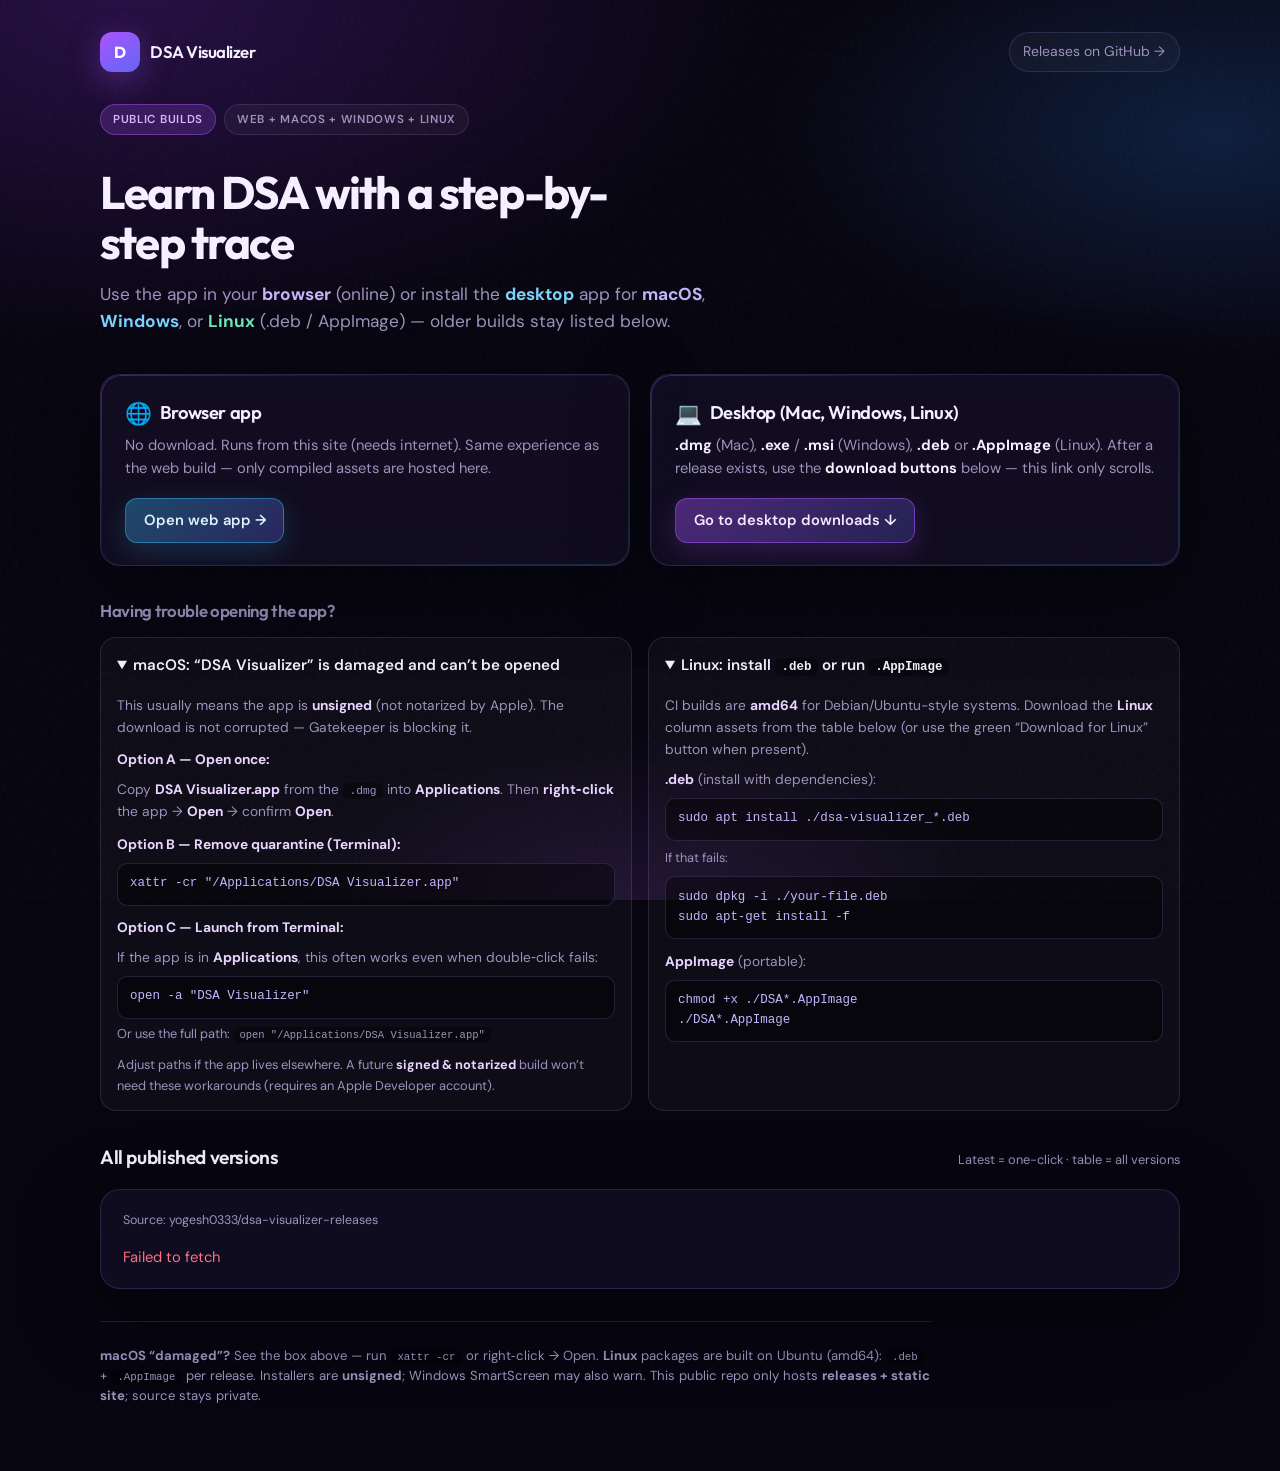
<file: docs/index.html>
<!DOCTYPE html>
<html lang="en">
  <head>
    <meta charset="UTF-8" />
    <meta name="viewport" content="width=device-width, initial-scale=1" />
    <title>DSA Visualizer — Web &amp; desktop</title>
    <meta
      name="description"
      content="Run DSA Visualizer in your browser or download Mac, Windows, and Linux desktop builds. All releases in one place."
    />
    <link rel="preconnect" href="https://fonts.googleapis.com" />
    <link rel="preconnect" href="https://fonts.gstatic.com" crossorigin />
    <link
      href="https://fonts.googleapis.com/css2?family=DM+Sans:ital,opsz,wght@0,9..40,400;0,9..40,500;0,9..40,600;0,9..40,700;1,9..40,400&family=Outfit:wght@500;600;700&display=swap"
      rel="stylesheet"
    />
    <style>
      :root {
        --bg-deep: #070510;
        --bg-card: rgba(22, 16, 38, 0.72);
        --stroke: rgba(140, 120, 200, 0.22);
        --text: #f4f0ff;
        --muted: #9d92bd;
        --accent: #a855ff;
        --accent-dim: rgba(168, 85, 255, 0.2);
        --cyan: #38bdf8;
        --cyan-dim: rgba(56, 189, 248, 0.15);
        --success: #34d399;
        --danger: #fb7185;
        --radius: 20px;
        --shadow: 0 24px 80px rgba(0, 0, 0, 0.45);
      }
      * {
        box-sizing: border-box;
      }
      body {
        margin: 0;
        font-family: "DM Sans", system-ui, -apple-system, sans-serif;
        font-optical-sizing: auto;
        color: var(--text);
        line-height: 1.55;
        min-height: 100vh;
        background: var(--bg-deep);
        overflow-x: hidden;
      }
      .bg {
        position: fixed;
        inset: 0;
        z-index: -2;
        background:
          radial-gradient(ellipse 90% 70% at 10% 0%, rgba(120, 40, 200, 0.28), transparent 55%),
          radial-gradient(ellipse 70% 50% at 95% 15%, rgba(40, 120, 220, 0.22), transparent 50%),
          radial-gradient(ellipse 60% 40% at 50% 100%, rgba(168, 85, 255, 0.12), transparent 45%),
          var(--bg-deep);
      }
      .grid-noise {
        position: fixed;
        inset: 0;
        z-index: -1;
        opacity: 0.35;
        background-image: url("data:image/svg+xml,%3Csvg viewBox='0 0 256 256' xmlns='http://www.w3.org/2000/svg'%3E%3Cfilter id='n'%3E%3CfeTurbulence type='fractalNoise' baseFrequency='0.85' numOctaves='4' stitchTiles='stitch'/%3E%3C/filter%3E%3Crect width='100%25' height='100%25' filter='url(%23n)' opacity='0.07'/%3E%3C/svg%3E");
        pointer-events: none;
      }
      .shell {
        max-width: 1120px;
        margin: 0 auto;
        padding: 1.5rem 1.25rem 4rem;
      }
      header {
        display: flex;
        align-items: center;
        justify-content: space-between;
        gap: 1rem;
        padding: 0.5rem 0 2rem;
        flex-wrap: wrap;
      }
      .brand {
        display: flex;
        align-items: center;
        gap: 0.65rem;
      }
      .logo {
        width: 40px;
        height: 40px;
        border-radius: 12px;
        background: linear-gradient(145deg, var(--accent), #6366f1);
        box-shadow: 0 8px 32px rgba(168, 85, 255, 0.35);
        display: grid;
        place-items: center;
        font-family: "Outfit", sans-serif;
        font-weight: 700;
        font-size: 1rem;
        color: #fff;
      }
      .brand span {
        font-family: "Outfit", sans-serif;
        font-weight: 600;
        font-size: 1.05rem;
        letter-spacing: -0.03em;
      }
      .gh-link {
        font-size: 0.875rem;
        color: var(--muted);
        text-decoration: none;
        padding: 0.5rem 0.85rem;
        border-radius: 999px;
        border: 1px solid var(--stroke);
        background: rgba(255, 255, 255, 0.03);
        transition: border-color 0.2s, color 0.2s, background 0.2s;
      }
      .gh-link:hover {
        color: var(--text);
        border-color: rgba(168, 85, 255, 0.45);
        background: var(--accent-dim);
      }
      .hero {
        margin-bottom: 2.5rem;
      }
      .hero h1 {
        font-family: "Outfit", sans-serif;
        font-weight: 700;
        font-size: clamp(2rem, 5vw, 2.85rem);
        line-height: 1.1;
        letter-spacing: -0.04em;
        margin: 0 0 0.85rem;
        max-width: 18ch;
      }
      .hero .lead {
        font-size: 1.08rem;
        color: var(--muted);
        max-width: 42rem;
        margin: 0 0 1.75rem;
      }
      .pill-row {
        display: flex;
        flex-wrap: wrap;
        gap: 0.5rem;
        margin-bottom: 2rem;
      }
      .pill {
        font-size: 0.72rem;
        font-weight: 600;
        letter-spacing: 0.06em;
        text-transform: uppercase;
        padding: 0.35rem 0.75rem;
        border-radius: 999px;
        border: 1px solid var(--stroke);
        color: var(--muted);
        background: rgba(255, 255, 255, 0.04);
      }
      .pill.accent {
        border-color: rgba(168, 85, 255, 0.45);
        color: #d8b4fe;
        background: var(--accent-dim);
      }
      .options {
        display: grid;
        grid-template-columns: repeat(auto-fit, minmax(280px, 1fr));
        gap: 1.25rem;
        margin-bottom: 2rem;
      }
      .opt {
        position: relative;
        border-radius: var(--radius);
        padding: 1.5rem 1.5rem 1.35rem;
        background: var(--bg-card);
        border: 1px solid var(--stroke);
        box-shadow: var(--shadow);
        backdrop-filter: blur(20px);
        -webkit-backdrop-filter: blur(20px);
        overflow: hidden;
      }
      .opt::before {
        content: "";
        position: absolute;
        inset: 0;
        border-radius: inherit;
        padding: 1px;
        background: linear-gradient(145deg, rgba(168, 85, 255, 0.35), transparent 40%, rgba(56, 189, 248, 0.2));
        -webkit-mask:
          linear-gradient(#fff 0 0) content-box,
          linear-gradient(#fff 0 0);
        mask:
          linear-gradient(#fff 0 0) content-box,
          linear-gradient(#fff 0 0);
        -webkit-mask-composite: xor;
        mask-composite: exclude;
        pointer-events: none;
      }
      .opt h2 {
        font-family: "Outfit", sans-serif;
        font-weight: 600;
        font-size: 1.15rem;
        margin: 0 0 0.4rem;
        letter-spacing: -0.02em;
        display: flex;
        align-items: center;
        gap: 0.5rem;
      }
      .opt p {
        margin: 0 0 1.1rem;
        font-size: 0.92rem;
        color: var(--muted);
      }
      .opt .go {
        display: inline-flex;
        align-items: center;
        gap: 0.35rem;
        font-weight: 600;
        font-size: 0.92rem;
        text-decoration: none;
        padding: 0.65rem 1.1rem;
        border-radius: 12px;
        transition: transform 0.15s, box-shadow 0.2s;
      }
      .opt .go:hover {
        transform: translateY(-1px);
      }
      .go.web {
        color: #e0f2fe;
        background: linear-gradient(135deg, rgba(56, 189, 248, 0.35), rgba(99, 102, 241, 0.3));
        border: 1px solid rgba(56, 189, 248, 0.45);
        box-shadow: 0 8px 28px rgba(56, 189, 248, 0.2);
      }
      .go.web:hover {
        box-shadow: 0 12px 36px rgba(56, 189, 248, 0.28);
      }
      .go.desktop {
        color: #fae8ff;
        background: linear-gradient(135deg, rgba(168, 85, 255, 0.4), rgba(99, 102, 241, 0.25));
        border: 1px solid rgba(168, 85, 255, 0.5);
        box-shadow: 0 8px 28px rgba(168, 85, 255, 0.2);
      }
      .go.desktop:hover {
        box-shadow: 0 12px 36px rgba(168, 85, 255, 0.3);
      }
      .icon-emoji {
        font-size: 1.35rem;
        line-height: 1;
      }
      .releases-head {
        display: flex;
        align-items: baseline;
        justify-content: space-between;
        gap: 1rem;
        flex-wrap: wrap;
        margin-bottom: 1rem;
      }
      .releases-head h2 {
        font-family: "Outfit", sans-serif;
        font-weight: 600;
        font-size: 1.2rem;
        margin: 0;
        letter-spacing: -0.02em;
      }
      .releases-head .hint {
        font-size: 0.8rem;
        color: var(--muted);
      }
      .panel {
        border-radius: var(--radius);
        background: var(--bg-card);
        border: 1px solid var(--stroke);
        padding: 1.35rem 1.35rem 1.15rem;
        box-shadow: var(--shadow);
        backdrop-filter: blur(16px);
        margin-bottom: 1.5rem;
        overflow-x: auto;
      }
      #target-repo {
        font-size: 0.78rem;
        color: var(--muted);
        margin-bottom: 1rem;
        word-break: break-all;
      }
      #status {
        font-size: 0.92rem;
        color: var(--muted);
      }
      #status.empty-hint {
        line-height: 1.65;
      }
      #status.empty-hint a {
        color: var(--cyan);
        font-weight: 600;
      }
      table {
        width: 100%;
        border-collapse: collapse;
        font-size: 0.86rem;
      }
      th,
      td {
        text-align: left;
        padding: 0.65rem 0.5rem;
        border-bottom: 1px solid var(--stroke);
        vertical-align: top;
      }
      th {
        color: var(--muted);
        font-weight: 600;
        font-size: 0.72rem;
        text-transform: uppercase;
        letter-spacing: 0.07em;
      }
      tr:last-child td {
        border-bottom: none;
      }
      a.dl {
        display: inline-block;
        margin: 0.12rem 0.28rem 0.12rem 0;
        padding: 0.32rem 0.6rem;
        border-radius: 10px;
        font-size: 0.78rem;
        font-weight: 500;
        text-decoration: none;
        border: 1px solid rgba(56, 189, 248, 0.4);
        background: var(--cyan-dim);
        color: #7dd3fc;
        transition: background 0.15s, border-color 0.15s;
      }
      a.dl:hover {
        background: rgba(56, 189, 248, 0.28);
        border-color: rgba(56, 189, 248, 0.6);
      }
      a.dl.mac {
        border-color: rgba(168, 85, 255, 0.45);
        background: var(--accent-dim);
        color: #e9d5ff;
      }
      a.dl.mac:hover {
        background: rgba(168, 85, 255, 0.32);
      }
      a.dl.linux {
        border-color: rgba(52, 211, 153, 0.45);
        background: rgba(16, 185, 129, 0.12);
        color: #6ee7b7;
      }
      a.dl.linux:hover {
        background: rgba(16, 185, 129, 0.24);
      }
      .tag {
        font-family: ui-monospace, SFMono-Regular, Menlo, monospace;
        font-size: 0.84rem;
        color: var(--text);
      }
      .muted {
        color: var(--muted);
        font-size: 0.8rem;
      }
      .err {
        color: var(--danger);
      }
      footer {
        margin-top: 2rem;
        padding-top: 1.5rem;
        border-top: 1px solid var(--stroke);
        font-size: 0.82rem;
        color: var(--muted);
        max-width: 52rem;
      }
      code {
        background: rgba(0, 0, 0, 0.35);
        padding: 0.12rem 0.4rem;
        border-radius: 6px;
        font-size: 0.82em;
      }
      #quick-downloads {
        margin-bottom: 1.25rem;
        padding: 1.1rem 1.15rem;
        border-radius: 16px;
        background: rgba(168, 85, 255, 0.08);
        border: 1px solid rgba(168, 85, 255, 0.28);
      }
      #quick-downloads[hidden] {
        display: none !important;
      }
      .quick-dl-label {
        margin: 0 0 0.75rem;
        font-size: 0.88rem;
        color: var(--muted);
      }
      .quick-dl-label strong {
        color: var(--text);
        font-family: ui-monospace, monospace;
        font-size: 0.85rem;
      }
      .quick-dl-btns {
        display: flex;
        flex-wrap: wrap;
        gap: 0.65rem;
      }
      a.big-dl {
        display: inline-flex;
        align-items: center;
        justify-content: center;
        gap: 0.4rem;
        padding: 0.75rem 1.15rem;
        border-radius: 12px;
        font-weight: 700;
        font-size: 0.9rem;
        text-decoration: none;
        border: 1px solid transparent;
        transition: transform 0.12s, box-shadow 0.2s;
      }
      a.big-dl:hover {
        transform: translateY(-1px);
      }
      a.big-dl.mac {
        color: #f5e6ff;
        background: linear-gradient(135deg, #7c3aed, #a855ff);
        border-color: rgba(255, 255, 255, 0.2);
        box-shadow: 0 10px 36px rgba(124, 58, 237, 0.35);
      }
      a.big-dl.win {
        color: #f0f9ff;
        background: linear-gradient(135deg, #0284c7, #0ea5e9);
        border-color: rgba(255, 255, 255, 0.2);
        box-shadow: 0 10px 36px rgba(14, 165, 233, 0.3);
      }
      a.big-dl.linux {
        color: #ecfdf5;
        background: linear-gradient(135deg, #047857, #10b981);
        border-color: rgba(255, 255, 255, 0.2);
        box-shadow: 0 10px 36px rgba(16, 185, 129, 0.28);
      }
      a.big-dl.missing {
        cursor: default;
        opacity: 0.45;
        pointer-events: none;
        background: rgba(255, 255, 255, 0.06);
        color: var(--muted);
        border-color: var(--stroke);
        box-shadow: none;
      }
      .table-legend {
        font-size: 0.8rem;
        color: var(--muted);
        margin: 0 0 0.85rem;
        line-height: 1.5;
      }
      .help-section {
        margin-bottom: 2rem;
      }
      .help-section h2 {
        font-family: "Outfit", sans-serif;
        font-weight: 600;
        font-size: 1.05rem;
        margin: 0 0 0.85rem;
        letter-spacing: -0.02em;
        color: var(--muted);
      }
      .help-grid {
        display: grid;
        grid-template-columns: repeat(auto-fit, minmax(300px, 1fr));
        gap: 1rem;
      }
      details.help {
        border: 1px solid var(--stroke);
        border-radius: 16px;
        padding: 0.65rem 1rem 0.85rem;
        background: rgba(255, 255, 255, 0.03);
      }
      details.help summary {
        cursor: pointer;
        font-weight: 600;
        font-size: 0.95rem;
        color: var(--text);
        padding: 0.35rem 0;
      }
      details.help summary::-webkit-details-marker {
        color: var(--accent);
      }
      details.help .body {
        margin-top: 0.65rem;
        font-size: 0.86rem;
        color: var(--muted);
        line-height: 1.6;
      }
      details.help .body strong {
        color: #e9d5ff;
      }
      details.help pre {
        margin: 0.5rem 0 0;
        padding: 0.65rem 0.75rem;
        border-radius: 10px;
        background: rgba(0, 0, 0, 0.4);
        border: 1px solid var(--stroke);
        font-size: 0.78rem;
        overflow-x: auto;
        color: #c4b5fd;
        white-space: pre-wrap;
        word-break: break-all;
      }
    </style>
  </head>
  <body>
    <div class="bg" aria-hidden="true"></div>
    <div class="grid-noise" aria-hidden="true"></div>
    <div class="shell">
      <header>
        <div class="brand">
          <div class="logo" aria-hidden="true">D</div>
          <span>DSA Visualizer</span>
        </div>
        <a class="gh-link" id="releases-gh-link" href="#" rel="noopener">Releases on GitHub →</a>
      </header>

      <section class="hero">
        <div class="pill-row">
          <span class="pill accent">Public builds</span>
          <span class="pill">Web + macOS + Windows + Linux</span>
        </div>
        <h1>Learn DSA with a step-by-step trace</h1>
        <p class="lead">
          Use the app in your <strong style="color: #c4b5fd">browser</strong> (online) or install the
          <strong style="color: #7dd3fc">desktop</strong> app for <strong style="color: #c4b5fd">macOS</strong>,
          <strong style="color: #7dd3fc">Windows</strong>, or <strong style="color: #6ee7b7">Linux</strong> (.deb /
          AppImage) — older builds stay listed below.
        </p>
      </section>

      <div class="options">
        <article class="opt">
          <h2><span class="icon-emoji" aria-hidden="true">🌐</span> Browser app</h2>
          <p>
            No download. Runs from this site (needs internet). Same experience as the web build —
            only compiled assets are hosted here.
          </p>
          <a class="go web" href="./app/">Open web app →</a>
        </article>
        <article class="opt">
          <h2><span class="icon-emoji" aria-hidden="true">💻</span> Desktop (Mac, Windows, Linux)</h2>
          <p>
            <strong style="color: var(--text)">.dmg</strong> (Mac), <strong style="color: var(--text)">.exe</strong> /
            <strong style="color: var(--text)">.msi</strong> (Windows), <strong style="color: var(--text)">.deb</strong> or
            <strong style="color: var(--text)">.AppImage</strong> (Linux). After a release exists, use the
            <strong style="color: var(--text)">download buttons</strong> below — this link only scrolls.
          </p>
          <a class="go desktop" id="scroll-releases" href="#releases">Go to desktop downloads ↓</a>
        </article>
      </div>

      <section class="help-section" aria-label="Install troubleshooting">
        <h2>Having trouble opening the app?</h2>
        <div class="help-grid">
          <details class="help" open>
            <summary>macOS: “DSA Visualizer” is damaged and can’t be opened</summary>
            <div class="body">
              <p style="margin: 0 0 0.65rem">
                This usually means the app is <strong>unsigned</strong> (not notarized by Apple). The download is not
                corrupted — Gatekeeper is blocking it.
              </p>
              <p style="margin: 0 0 0.5rem"><strong>Option A — Open once:</strong></p>
              <p style="margin: 0 0 0.65rem">
                Copy <strong>DSA Visualizer.app</strong> from the <code>.dmg</code> into <strong>Applications</strong>.
                Then <strong>right‑click</strong> the app → <strong>Open</strong> → confirm <strong>Open</strong>.
              </p>
              <p style="margin: 0 0 0.5rem"><strong>Option B — Remove quarantine (Terminal):</strong></p>
              <pre>xattr -cr "/Applications/DSA Visualizer.app"</pre>
              <p style="margin: 0.65rem 0 0.5rem"><strong>Option C — Launch from Terminal:</strong></p>
              <p style="margin: 0 0 0.5rem; font-size: 0.86rem">
                If the app is in <strong>Applications</strong>, this often works even when double‑click fails:
              </p>
              <pre>open -a "DSA Visualizer"</pre>
              <p style="margin: 0.35rem 0 0; font-size: 0.8rem">
                Or use the full path: <code>open "/Applications/DSA Visualizer.app"</code>
              </p>
              <p style="margin: 0.65rem 0 0; font-size: 0.8rem">
                Adjust paths if the app lives elsewhere. A future <strong>signed &amp; notarized</strong> build won’t
                need these workarounds (requires an Apple Developer account).
              </p>
            </div>
          </details>
          <details class="help" open>
            <summary>Linux: install <code>.deb</code> or run <code>.AppImage</code></summary>
            <div class="body">
              <p style="margin: 0 0 0.5rem">
                CI builds are <strong>amd64</strong> for Debian/Ubuntu-style systems. Download the <strong>Linux</strong>
                column assets from the table below (or use the green “Download for Linux” button when present).
              </p>
              <p style="margin: 0 0 0.35rem"><strong>.deb</strong> (install with dependencies):</p>
              <pre>sudo apt install ./dsa-visualizer_*.deb</pre>
              <p style="margin: 0.45rem 0 0.35rem; font-size: 0.8rem">If that fails:</p>
              <pre>sudo dpkg -i ./your-file.deb
sudo apt-get install -f</pre>
              <p style="margin: 0.65rem 0 0.35rem"><strong>AppImage</strong> (portable):</p>
              <pre>chmod +x ./DSA*.AppImage
./DSA*.AppImage</pre>
            </div>
          </details>
        </div>
      </section>

      <section id="releases">
        <div class="releases-head">
          <h2>All published versions</h2>
          <span class="hint">Latest = one-click · table = all versions</span>
        </div>
        <div class="panel">
          <div id="target-repo" hidden></div>
          <div id="quick-downloads" hidden></div>
          <div id="status">Loading releases…</div>
          <p class="table-legend" id="table-legend" hidden>
            <strong>macOS:</strong> <code>.dmg</code> · <strong>Windows:</strong> <code>.exe</code> (NSIS) or
            <code>.msi</code> · <strong>Linux:</strong> <code>.deb</code> (Debian/Ubuntu) or portable
            <code>.AppImage</code>.
          </p>
          <div id="table-wrap" hidden></div>
        </div>
      </section>

      <footer>
        <strong>macOS “damaged”?</strong> See the box above — run <code>xattr -cr</code> or right‑click → Open.
        <strong>Linux</strong> packages are built on Ubuntu (amd64): <code>.deb</code> + <code>.AppImage</code> per release.
        Installers are <strong>unsigned</strong>; Windows SmartScreen may also warn. This public repo only hosts
        <strong>releases + static site</strong>; source stays private.
      </footer>
    </div>

    <script>
      (function () {
        function parseRepo() {
          const q = new URLSearchParams(location.search);
          const qOwner = q.get("owner");
          const qRepo = q.get("repo");
          if (qOwner && qRepo) return { owner: qOwner, repo: qRepo };

          const host = location.hostname;
          const parts = location.pathname.split("/").filter(Boolean);
          if (host.endsWith("github.io")) {
            const owner = host.replace(/\.github\.io$/i, "");
            const repo = parts[0] || "";
            if (owner && repo) return { owner, repo };
          }
          return { owner: "yogesh0333", repo: "dsa-visualizer-releases" };
        }

        const { owner, repo } = parseRepo();
        const api =
          "https://api.github.com/repos/" +
          encodeURIComponent(owner) +
          "/" +
          encodeURIComponent(repo) +
          "/releases?per_page=100";
        const releasesPage = "https://github.com/" + owner + "/" + repo + "/releases";

        document.getElementById("releases-gh-link").href = releasesPage;

        const elStatus = document.getElementById("status");
        const elTable = document.getElementById("table-wrap");
        const elRepo = document.getElementById("target-repo");
        const elQuick = document.getElementById("quick-downloads");
        const elLegend = document.getElementById("table-legend");

        elRepo.textContent = "Source: " + owner + "/" + repo;
        elRepo.hidden = false;

        document.getElementById("scroll-releases").addEventListener("click", function (e) {
          e.preventDefault();
          document.getElementById("releases").scrollIntoView({ behavior: "smooth" });
        });

        function labelAsset(name) {
          const lower = name.toLowerCase();
          if (lower.endsWith(".dmg")) return "mac";
          if (lower.endsWith(".exe")) return "win";
          if (lower.endsWith(".msi")) return "msi";
          if (lower.endsWith(".deb")) return "linux";
          if (lower.endsWith(".appimage")) return "linux";
          if (lower.endsWith(".app") || lower.includes(".app.zip")) return "mac";
          return "";
        }

        function pickInstallerAssets(rel) {
          const assets = rel.assets || [];
          let dmg = null;
          let exe = null;
          let msi = null;
          let deb = null;
          let appimage = null;
          for (let i = 0; i < assets.length; i++) {
            const a = assets[i];
            const n = (a.name || "").toLowerCase();
            if (n.endsWith(".dmg") && !dmg) dmg = a;
            if (n.endsWith(".exe") && !exe) exe = a;
            if (n.endsWith(".msi") && !msi) msi = a;
            if (n.endsWith(".deb") && !deb) deb = a;
            if (n.endsWith(".appimage") && !appimage) appimage = a;
          }
          const win = exe || msi;
          const winSuffix = exe ? ".exe" : msi ? ".msi" : null;
          const linux = deb || appimage;
          const linuxSuffix = deb ? ".deb" : appimage ? ".AppImage" : null;
          return { dmg: dmg, win: win, winSuffix: winSuffix, linux: linux, linuxSuffix: linuxSuffix };
        }

        function render(releases) {
          elStatus.textContent = "";
          elStatus.className = "";
          elQuick.hidden = true;
          elQuick.innerHTML = "";
          elLegend.hidden = true;
          if (!releases.length) {
            elStatus.className = "empty-hint";
            elStatus.innerHTML =
              "<p style='margin:0 0 .75rem'><strong>No desktop releases yet.</strong> There is nothing to download until " +
              "a release is published. Run <strong>Publish public desktop release</strong> in your private repo (GitHub Actions) — " +
              "it uploads <strong>Mac (.dmg)</strong>, <strong>Windows (.exe / .msi)</strong>, and <strong>Linux (.deb / .AppImage)</strong> here.</p>" +
              "<p style='margin:0 0 .75rem'>The &quot;Go to desktop downloads&quot; link only <em>scrolls</em> — it does not download by itself.</p>" +
              "<p style='margin:0'>Check <a href='" +
              releasesPage +
              "' rel='noopener'>GitHub → Releases</a> (will be empty until the first successful publish).</p>";
            return;
          }

          releases.sort(function (a, b) {
            return new Date(b.published_at || 0) - new Date(a.published_at || 0);
          });

          const latest = releases[0];
          const pick = pickInstallerAssets(latest);
          const tag = latest.tag_name || latest.name || "latest";

          const macBtn = pick.dmg
            ? '<a class="big-dl mac" href="' +
              pick.dmg.browser_download_url +
              '" rel="noopener">Download for Mac (.dmg)</a>'
            : '<span class="big-dl missing" role="status">No .dmg in latest release — try another row</span>';

          const winBtn = pick.win
            ? '<a class="big-dl win" href="' +
              pick.win.browser_download_url +
              '" rel="noopener">Download for Windows (' +
              escapeHtml(pick.winSuffix || ".exe") +
              ")</a>"
            : '<span class="big-dl missing" role="status">No Windows installer in latest release — try another row</span>';

          const linuxBtn = pick.linux
            ? '<a class="big-dl linux" href="' +
              pick.linux.browser_download_url +
              '" rel="noopener">Download for Linux (' +
              escapeHtml(pick.linuxSuffix || ".deb") +
              ")</a>"
            : '<span class="big-dl missing" role="status">No Linux package in latest — try another row</span>';

          elQuick.innerHTML =
            '<p class="quick-dl-label">Latest release: <strong>' +
            escapeHtml(tag) +
            "</strong> — direct downloads</p>" +
            '<div class="quick-dl-btns">' +
            macBtn +
            winBtn +
            linuxBtn +
            "</div>";
          elQuick.hidden = false;
          elLegend.hidden = false;

          const rows = releases.map(function (rel) {
            const mac = [];
            const win = [];
            const linux = [];
            (rel.assets || []).forEach(function (a) {
              const k = labelAsset(a.name);
              if (k === "mac") mac.push(a);
              if (k === "win" || k === "msi") win.push(a);
              if (k === "linux") linux.push(a);
            });

            const links = function (assets, cls) {
              if (!assets.length) return '<span class="muted">—</span>';
              return assets
                .map(function (a) {
                  const lab = labelAsset(a.name);
                  const c =
                    cls ||
                    (lab === "mac" ? "mac" : lab === "linux" ? "linux" : "");
                  return (
                    '<a class="dl ' +
                    c +
                    '" href="' +
                    a.browser_download_url +
                    '" rel="noopener">' +
                    escapeHtml(a.name) +
                    "</a>"
                  );
                })
                .join("");
            };

            return (
              "<tr>" +
              '<td><span class="tag">' +
              escapeHtml(rel.tag_name || "") +
              '</span><div class="muted">' +
              escapeHtml(rel.name || "") +
              "</div></td>" +
              '<td class="muted">' +
              (rel.published_at ? escapeHtml(rel.published_at.slice(0, 10)) : "—") +
              "</td>" +
              "<td>" +
              links(mac, "mac") +
              "</td>" +
              "<td>" +
              links(win, "") +
              "</td>" +
              "<td>" +
              links(linux, "linux") +
              "</td>" +
              "</tr>"
            );
          });

          elTable.innerHTML =
            '<table><thead><tr><th>Release</th><th>Date</th><th>macOS</th><th>Windows</th><th>Linux</th></tr></thead><tbody>' +
            rows.join("") +
            "</tbody></table>";
          elTable.hidden = false;
        }

        function escapeHtml(s) {
          return String(s)
            .replace(/&/g, "&amp;")
            .replace(/</g, "&lt;")
            .replace(/"/g, "&quot;")
            .replace(/'/g, "&#39;");
        }

        fetch(api, { headers: { Accept: "application/vnd.github+json" } })
          .then(function (r) {
            if (!r.ok) throw new Error("GitHub API " + r.status + " — is this repo public?");
            return r.json();
          })
          .then(render)
          .catch(function (e) {
            elStatus.innerHTML = '<span class="err">' + escapeHtml(e.message) + "</span>";
          });
      })();
    </script>
  </body>
</html>
</file>
